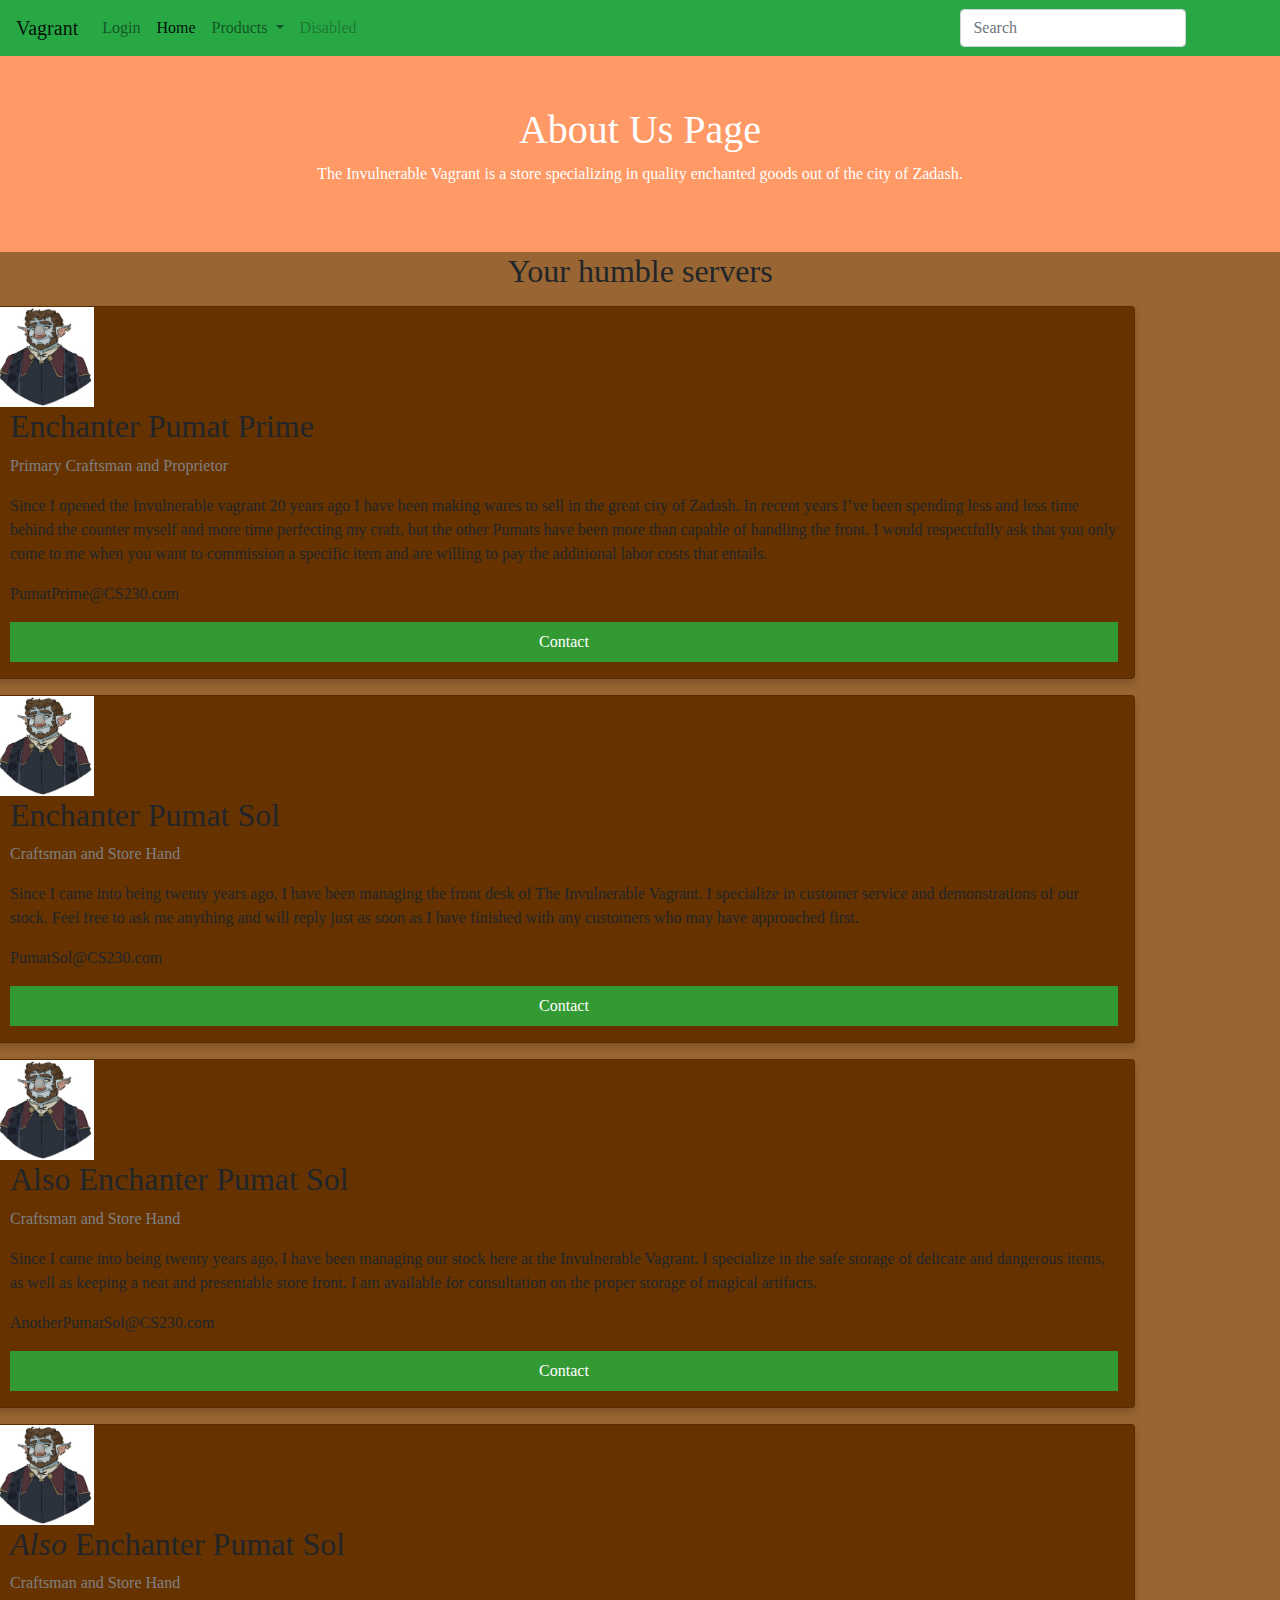
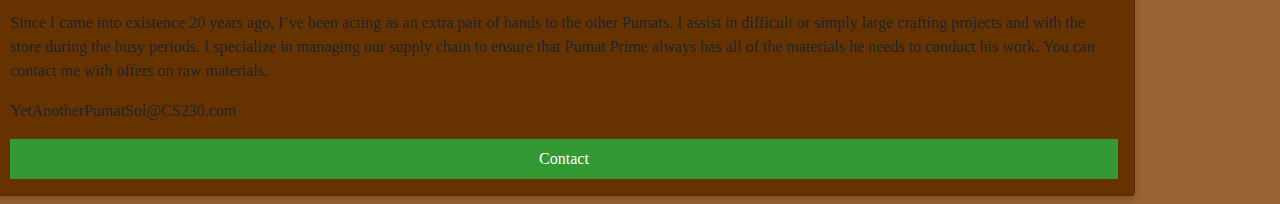
<file: about.html>
<!doctype html>
<!DOCTYPE html>
<html>

<head>
	<meta charset="utf-8">
	<meta http-equiv="X-UA-Compatible" content="IE=edge">
	<title>About</title>
	<meta name="viewport" content="width=device-width, initial-scale=1">
	<link rel="stylesheet" href="https://maxcdn.bootstrapcdn.com/bootstrap/4.0.0/css/bootstrap.min.css"
		integrity="sha384-Gn5384xqQ1aoWXA+058RXPxPg6fy4IWvTNh0E263XmFcJlSAwiGgFAW/dAiS6JXm" crossorigin="anonymous">
	<script src="https://code.jquery.com/jquery-3.2.1.slim.min.js"
		integrity="sha384-KJ3o2DKtIkvYIK3UENzmM7KCkRr/rE9/Qpg6aAZGJwFDMVNA/GpGFF93hXpG5KkN"
		crossorigin="anonymous"></script>
	<script src="https://cdnjs.cloudflare.com/ajax/libs/popper.js/1.12.9/umd/popper.min.js"
		integrity="sha384-ApNbgh9B+Y1QKtv3Rn7W3mgPxhU9K/ScQsAP7hUibX39j7fakFPskvXusvfa0b4Q"
		crossorigin="anonymous"></script>
	<script src="https://maxcdn.bootstrapcdn.com/bootstrap/4.0.0/js/bootstrap.min.js"
		integrity="sha384-JZR6Spejh4U02d8jOt6vLEHfe/JQGiRRSQQxSfFWpi1MquVdAyjUar5+76PVCmYl"
		crossorigin="anonymous"></script>
	<link rel="stylesheet" href="css/about.css">
</head>


<body style="font-family: fantasy; background-color: #996633">
	<nav class="navbar navbar-expand-lg navbar-light bg-success">
		<a class="navbar-brand" href="#">Vagrant</a>
		<button class="navbar-toggler" type="button" data-toggle="collapse" data-target="#navbarSupportedContent"
			aria-controls="navbarSupportedContent" aria-expanded="false" aria-label="Toggle navigation">
			<span class="navbar-toggler-icon"></span>
		</button>

		<div class="collapse navbar-collapse" id="navbarSupportedContent">
			<ul class="navbar-nav mr-auto">
				<li class="nav-item">
					<a class="nav-link" href="login.html">Login</a>
				</li>
				<li class="nav-item active">
					<a class="nav-link" href="#">Home <span class="sr-only">(current)</span></a>
				</li>
				<li class="nav-item dropdown">
					<a class="nav-link dropdown-toggle" href="#" id="navbarDropdown" role="button"
						data-toggle="dropdown" aria-haspopup="true" aria-expanded="false">
						Products
					</a>
					<div class="dropdown-menu" aria-labelledby="navbarDropdown">
						<a class="dropdown-item" href="#">Weapons</a>
						<a class="dropdown-item" href="#">Armor</a>
						<div class="dropdown-divider"></div>
						<a class="dropdown-item" href="#">Other Items</a>
					</div>
				</li>
				<li class="nav-item">
					<a class="nav-link disabled" href="#" tabindex="-1" aria-disabled="true">Disabled</a>
				</li>
			</ul>
			<form class="form-inline my-2 my-lg-0">
				<input class="form-control mr-sm-2" type="search" placeholder="Search" aria-label="Search">
				<button class="btn btn-outline-success my-2 my-sm-0" type="submit">Search</button>
			</form>
		</div>

	</nav>

	<div class="about-section">
		<h1>About Us Page</h1>
		<p>The Invulnerable Vagrant is a store specializing in quality enchanted goods out of the city of Zadash.</p>
	</div>

	<h2 style="text-align: center"> Your humble servers </h2>
	<div class="row">
		<!-- There is something wrong with my rows, and I have no idea how to fix it. I'm only getting one card per row. Honestly, it looks fine, so I'm just going to keep it like this for now, but can you tell what I did wrong? -->

		<div class="column">
			<div class="card">
				<img src="images/PumatPrime.jpg" style="width: 100px; height: 100px">
				<div class="container">
					<h2>Enchanter Pumat Prime</h2>
					<p class="title">Primary Craftsman and Proprietor</p>
					<p>Since I opened the Invulnerable vagrant 20 years ago I have been making wares to sell in the
						great city of Zadash. In recent years I’ve been spending less and less time behind the counter
						myself and more time perfecting my craft, but the other Pumats have been more than capable of
						handling the front. I would respectfully ask that you only come to me when you want to
						commission a specific item and are willing to pay the additional labor costs that entails.</p>
					<p>PumatPrime@CS230.com</p>
					<p><button class="button">Contact</button></p>
				</div>
			</div>
		</div>

		<div class="column">
			<div class="card">
				<img src="images/PumatSol1.jpg" style="width: 100px; height: 100px">
				<div class="container">
					<h2>Enchanter Pumat Sol</h2>
					<p class="title">Craftsman and Store Hand</p>
					<p>Since I came into being twenty years ago, I have been managing the front desk of The Invulnerable
						Vagrant. I specialize in customer service and demonstrations of our stock. Feel free to ask me
						anything and will reply just as soon as I have finished with any customers who may have
						approached first.</p>
					<p>PumatSol@CS230.com</p>
					<p><button class="button">Contact</button></p>
				</div>
			</div>
		</div>

		<div class="column">
			<div class="card">
				<img src="images/PumatSol2.jpg" style="width: 100px; height: 100px">
				<div class="container">
					<h2>Also Enchanter Pumat Sol</h2>
					<p class="title">Craftsman and Store Hand</p>
					<p>Since I came into being twenty years ago, I have been managing our stock here at the Invulnerable
						Vagrant. I specialize in the safe storage of delicate and dangerous items, as well as keeping a
						neat and presentable store front. I am available for consultation on the proper storage of
						magical artifacts.</p>
					<p>AnotherPumatSol@CS230.com</p>
					<p><button class="button">Contact</button></p>
				</div>
			</div>
		</div>

		<div class="column">
			<div class="card">
				<img src="images/PumatSol3.jpg" style="width: 100px; height: 100px">
				<div class="container">
					<h2><i>Also</i> Enchanter Pumat Sol</h2>
					<!-- I wanted to bold the "Also" on this one, but evidently all of the heading text is already bold and I don't know how to change that.-->
					<p class="title">Craftsman and Store Hand</p>
					<p>Since I came into existence 20 years ago, I’ve been acting as an extra pair of hands to the other
						Pumats. I assist in difficult or simply large crafting projects and with the store during the
						busy periods. I specialize in managing our supply chain to ensure that Pumat Prime always has
						all of the materials he needs to conduct his work. You can contact me with offers on raw
						materials.</p>
					<p>YetAnotherPumatSol@CS230.com</p>
					<p><button class="button">Contact</button></p>
				</div>
			</div>
		</div>
	</div>
</body>

</html>
</file>
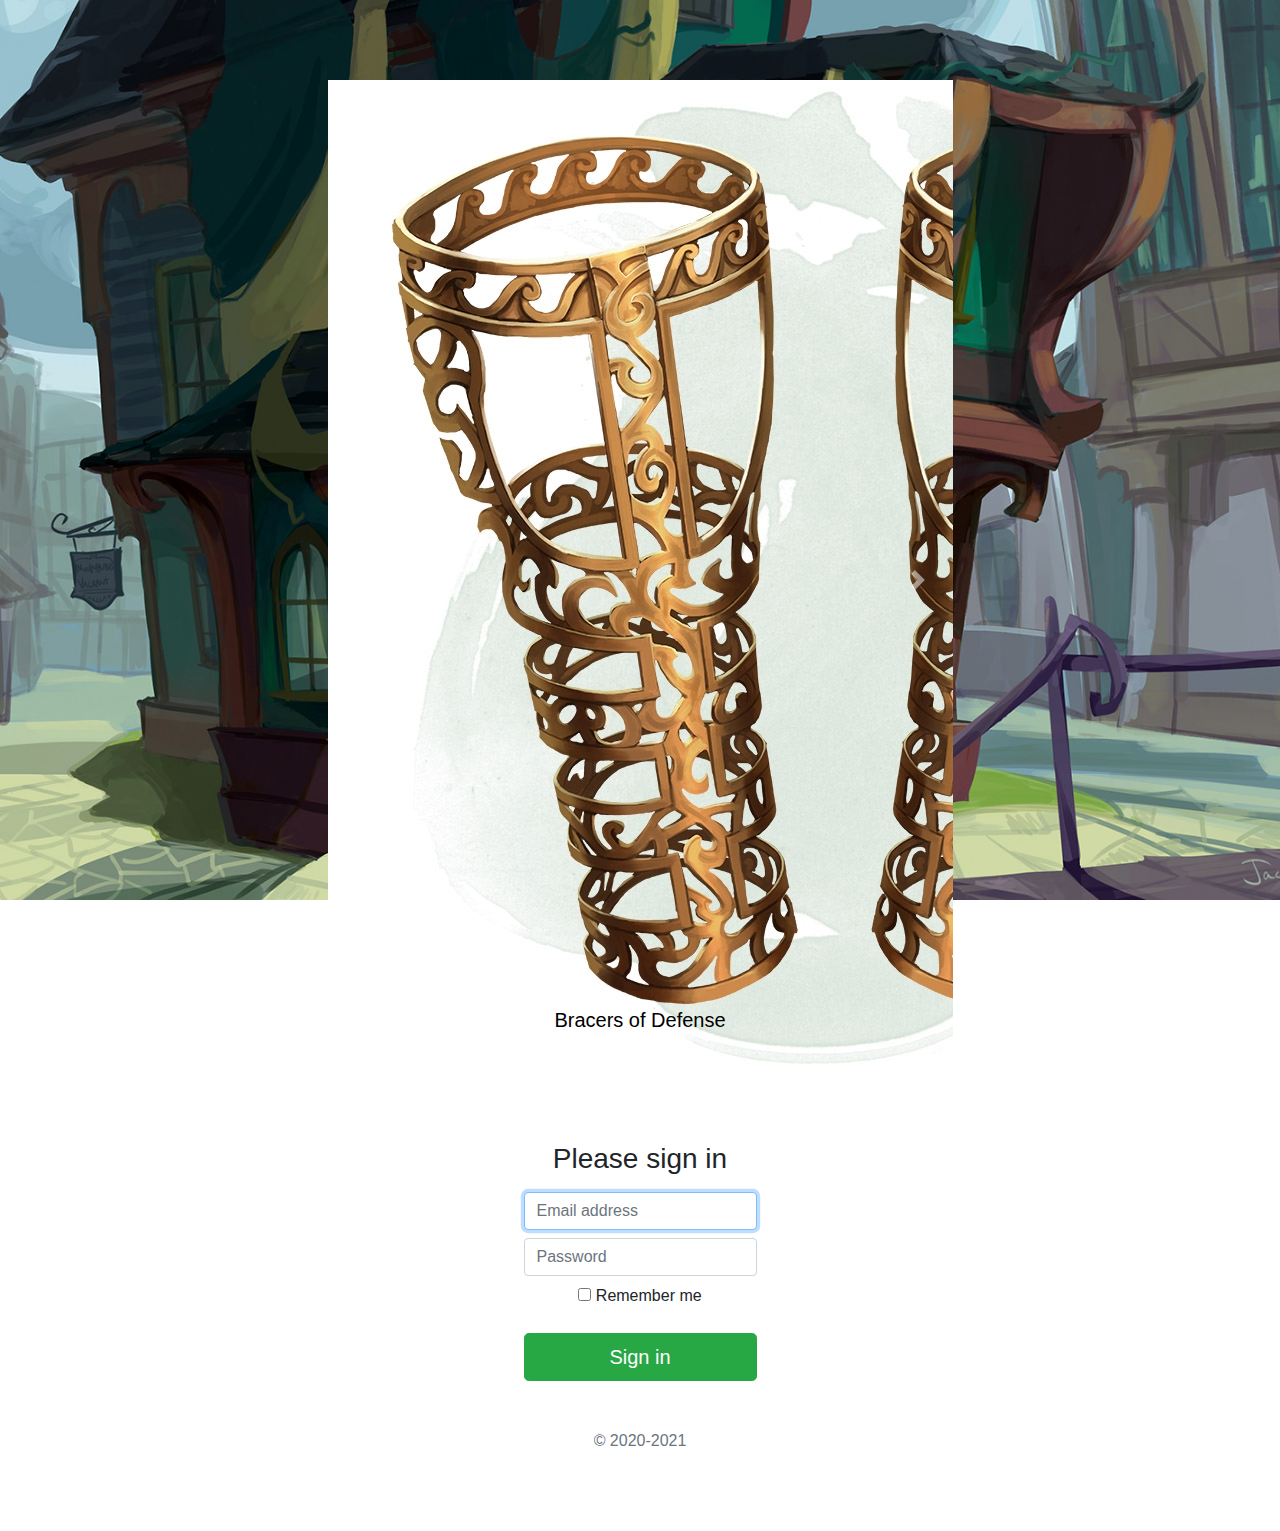
<file: login.html>
<!DOCTYPE html>
<html class="no-js">

<head>
    <meta charset="utf-8">
    <meta http-equiv="X-UA-Compatible" content="IE=edge">
    <title>Login</title>
    <meta name="viewport" content="width=device-width, initial-scale=1">
    <link rel="stylesheet" href="https://maxcdn.bootstrapcdn.com/bootstrap/4.0.0/css/bootstrap.min.css"
        integrity="sha384-Gn5384xqQ1aoWXA+058RXPxPg6fy4IWvTNh0E263XmFcJlSAwiGgFAW/dAiS6JXm" crossorigin="anonymous">
    <script src="https://code.jquery.com/jquery-3.2.1.slim.min.js"
        integrity="sha384-KJ3o2DKtIkvYIK3UENzmM7KCkRr/rE9/Qpg6aAZGJwFDMVNA/GpGFF93hXpG5KkN"
        crossorigin="anonymous"></script>
    <script src="https://cdnjs.cloudflare.com/ajax/libs/popper.js/1.12.9/umd/popper.min.js"
        integrity="sha384-ApNbgh9B+Y1QKtv3Rn7W3mgPxhU9K/ScQsAP7hUibX39j7fakFPskvXusvfa0b4Q"
        crossorigin="anonymous"></script>
    <script src="https://maxcdn.bootstrapcdn.com/bootstrap/4.0.0/js/bootstrap.min.js"
        integrity="sha384-JZR6Spejh4U02d8jOt6vLEHfe/JQGiRRSQQxSfFWpi1MquVdAyjUar5+76PVCmYl"
        crossorigin="anonymous"></script>
    <link rel="stylesheet" href="css/login.css">
</head>

<body>
    <div class="bg-cover">
        <div class="row">
            <div id="slides" class="carousel slide col-md-6 offset-md-3" data-ride="carousel" style="margin-top: 80px;">
                <ol class="carousel-indicators">
                    <li data-target="#slides" data-slide-to="0" class="active"></li>
                    <li data-target="#slides" data-slide-to="1"></li>
                    <li data-target="#slides" data-slide-to="2"></li>
                </ol>
                <div class="carousel-inner">
                    <div class="carousel-item active">
                        <img src="images/bracersDefense.jpeg" class="d-block mx-auto" alt="Bracers of Defense">
                        <div class="carousel-caption d-none d-md-block">
                            <h5 style="color: black;">Bracers of Defense</h5>
                        </div>
                    </div>
                    <div class="carousel-item">
                        <img src="images/haversack.jpeg" class="d-block mx-auto" alt="Heward's Handy Haversack">
                        <div class="carousel-caption d-none d-md-block">
                            <h5 style="color: black;">Heward's Handy Haversack</h5>
                        </div>
                    </div>
                    <div class="carousel-item">
                        <img src="images/periapt.jpeg" class="d-block mx-auto" alt="Periapt of Wound Closure">
                        <div class="carousel-caption d-none d-md-block">
                            <h5 style="color: black;">Periapt of Wound Closure</h5>
                        </div>
                    </div>
                </div>
                <a class="carousel-control-prev" href="#slides" role="button" data-slide="prev">
                    <span class="carousel-control-prev-icon" aria-hidden="true"></span>
                    <span class="sr-only">Previous</span>
                </a>
                <a class="carousel-control-next" href="#slides" role="button" data-slide="next">
                    <span class="carousel-control-next-icon" aria-hidden="true"></span>
                    <span class="sr-only">Next</span>
                </a>
            </div>
        </div>
        <div class="h-0 center-me">
            <div class="my-auto">
                <form class="form-signin" style="background: white;">
                    <h1 class="h3 mb-3 font-weight-normal">Please sign in</h1>
                    <label for="inputEmail" class="sr-only">Email address</label>
                    <input type="email" id="inputEmail" class="form-control" placeholder="Email address" required
                        autofocus>
                    <label for="inputPassword" class="sr-only">Password</label>
                    <input type="password" id="inputPassword" class="form-control" placeholder="Password" required>
                    <div class="checkbox mb-3">
                        <label>
                            <input type="checkbox" value="remember-me"> Remember me
                        </label>
                    </div>
                    <button class="btn btn-lg btn-success btn-block" type="submit">Sign in</button>
                    <p class="mt-5 mb-3 text-muted">&copy; 2020-2021</p>
                </form>
            </div>
        </div>
    </div>

</body>

</html>
</file>
<file: css/about.css>
type="text/css"
	*, *:before, *:after {
		box-sizing: inherit;
	}

 <!-- This format is one of the things you didn't really explain. I guess this is defining a class we use later, but that's all I understand about it.-->
 <!-- Am I even using comments right? These look super weird in sublime.-->
.column {
	float: left;
	width: 25%
	margin-bottom: 16px;
	padding: 0 8px;
}

.card {
	box-shadow: 0 4px 8px 0 rgba(0, 0, 0, 0.2);
	margin: 8px;
	background-color: #663300;
}

.about-section {
	padding: 50px;
	text-align: center;
	background-color: #ff9966;
	color: white;
}

.container {
	padding: 0 16px;
}

.title {
	color: grey;
}

.button {
	border: none;
	outline: 0;
	display: inline-block;
	padding: 8px;
	color: white;
	background-color: #339933;
	text-align: center;
	cursor: pointer;
	width: 100%
}

.button:hover {
	background-color: #555;
}

@media screen and (max-width: 650px) {
	.coloumn{
		width: 100%;
		display: block;
	}
}
</file>
<file: css/login.css>
.bg-cover{
    background-image: url("../images/shopExterior.jpg");
    height: 100vh;
    background-position: center;
    background-size: cover;
    background-attachment: scroll;
    background-repeat: no-repeat;
}

.center-me {
    display: flex;
    justify-content: center;
    padding: 40px;
}

.form-signin {
    padding: 22px;
    text-align: center;
}

input {
    margin-bottom: 8px;
}
</file>
